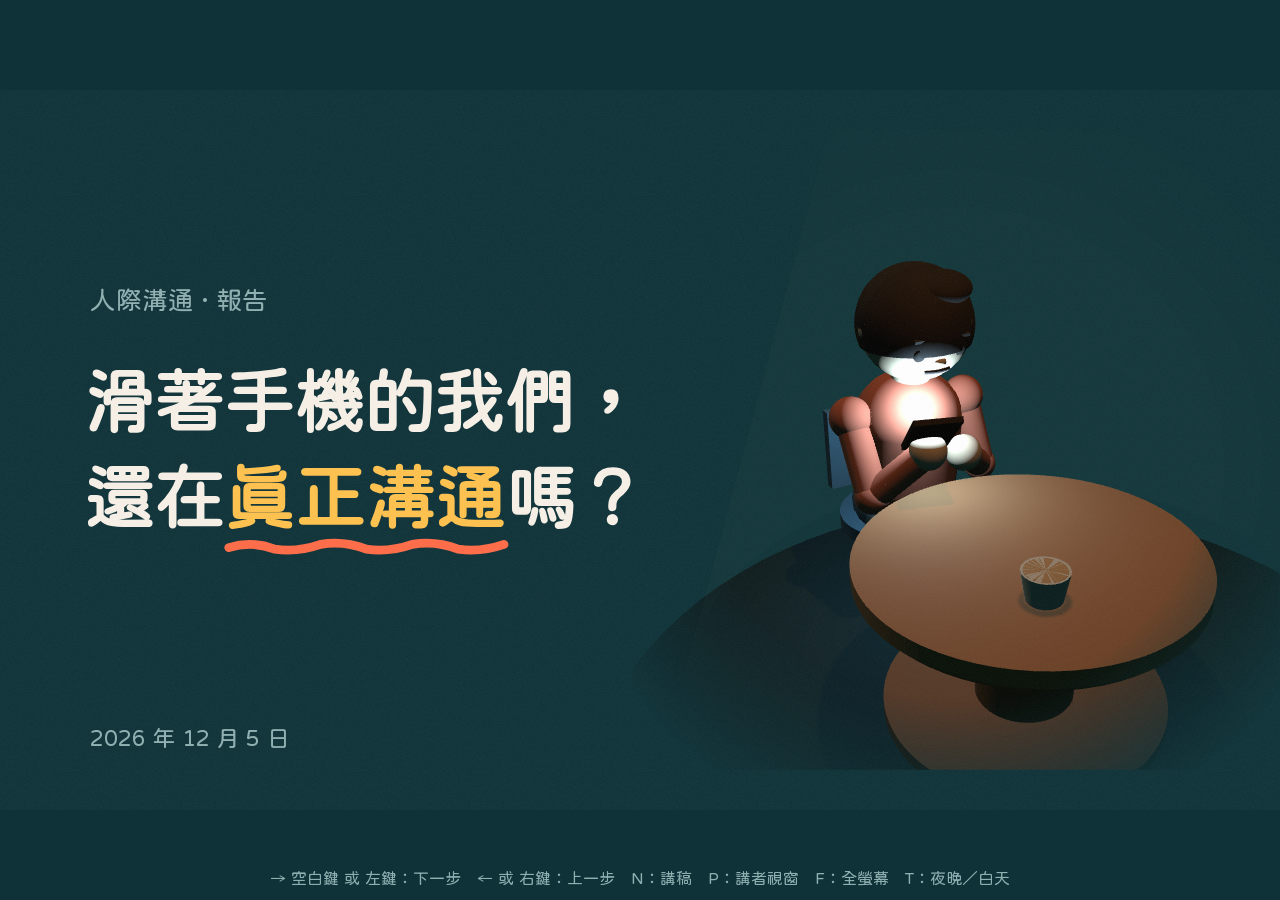
<file: index.html>
<!doctype html>
<html lang="zh-Hant-TW" data-theme="dark">
<head>
<meta charset="utf-8">
<meta name="viewport" content="width=device-width, initial-scale=1, viewport-fit=cover">
<title>滑著手機的我們，還在真正溝通嗎？</title>
<link rel="stylesheet" href="css/deck.css">
<link rel="stylesheet" href="css/panels.css">
</head>
<body class="still">
<div id="stage">
  <svg id="svg" viewBox="0 0 1600 900" aria-label="簡報畫面"><defs></defs></svg>
  <!-- 3D views and HTML panels (phone, banner) are inserted here, below #svgTop -->
  <svg id="svgTop" viewBox="0 0 1600 900" aria-hidden="true"></svg>
</div>
<div id="notes"></div>
<div id="hint">→ 空白鍵 或 左鍵：下一步　← 或 右鍵：上一步　N：講稿　P：講者視窗　F：全螢幕　T：夜晚／白天</div>

<!-- libraries (local copies: works offline, open this file directly) -->
<script src="lib/three.min.js"></script>
<!-- engine and kits -->
<script src="js/engine.js"></script>
<script src="js/three-view.js"></script>
<script src="js/kit2d.js"></script>
<script src="js/chat.js"></script>
<script src="js/kit3d.js"></script>
<!-- editable text -->
<script src="js/content.js"></script>
<!-- speaker notes (generated by tools/make_notes.py) -->
<script src="js/notes.js"></script>
<!-- scenes, in ORDER (js/engine.js) -->
<script src="scenes/title.js"></script>
<script src="scenes/open.js"></script>
<script src="scenes/p1.js"></script>
<script src="scenes/p2.js"></script>
<script src="scenes/p3.js"></script>
<script src="scenes/p4.js"></script>
<script src="scenes/p5.js"></script>
<script src="scenes/end.js"></script>
<script src="scenes/refs.js"></script>
<script>Deck.start();</script>
</body>
</html>
</file>
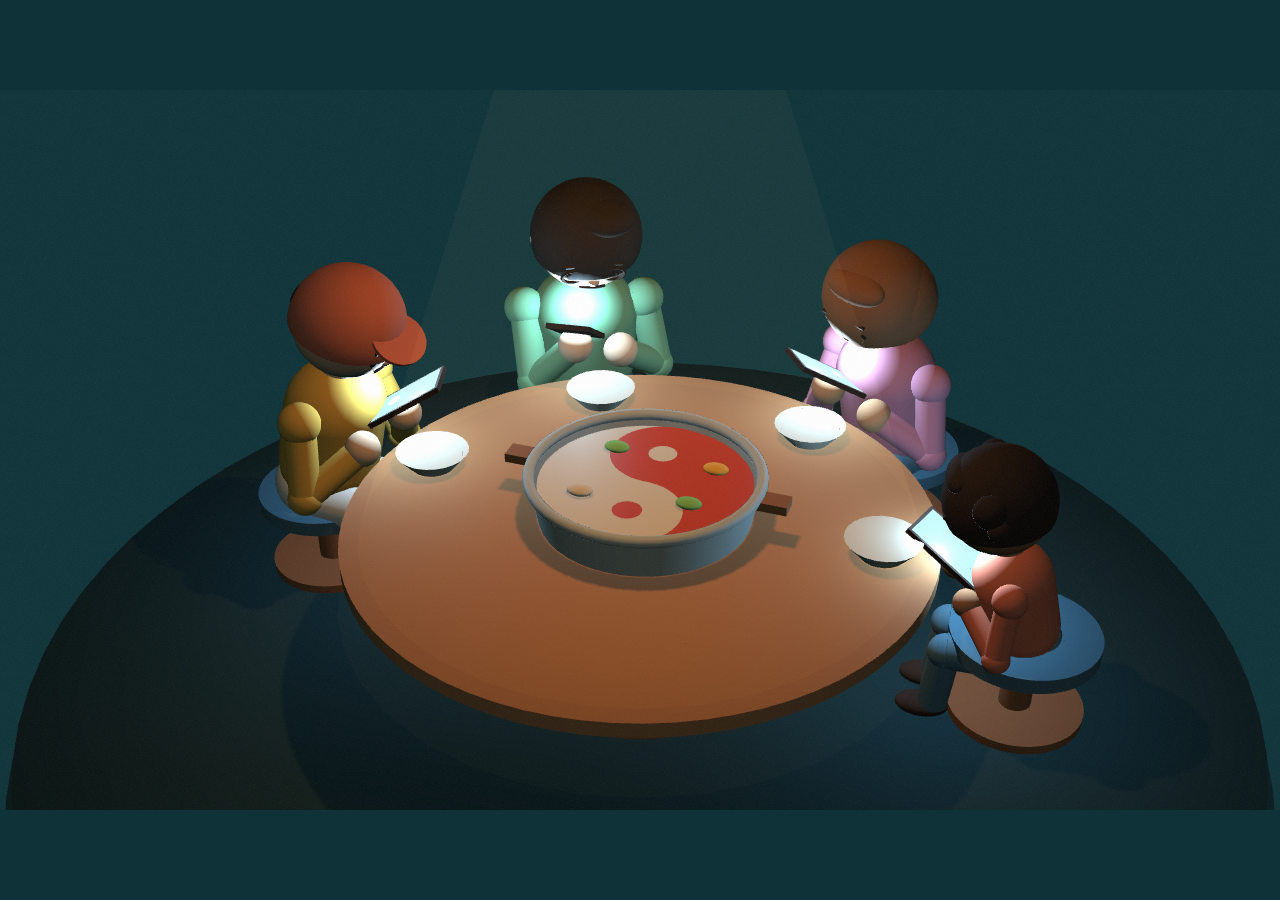
<file: tools/gallery.html>
<!doctype html>
<html lang="zh-Hant-TW" data-theme="dark"><head><meta charset="utf-8"><title>gallery</title>
<link rel="stylesheet" href="../css/deck.css"><link rel="stylesheet" href="../css/panels.css"></head>
<body class="still"><div id="stage"><svg id="svg" viewBox="0 0 1600 900"><defs></defs></svg><svg id="svgTop" viewBox="0 0 1600 900"></svg></div>
<div id="notes"></div><div id="hint"></div>
<script src="../lib/three.min.js"></script><script src="../js/engine.js"></script><script src="../js/three-view.js"></script>
<script src="../js/kit2d.js"></script><script src="../js/chat.js"></script><script src="../js/kit3d.js"></script>
<script src="../js/content.js"></script><script src="../js/notes.js"></script>
<script src="gallery.js"></script>
<script>ORDER.length = 0; ORDER.push('gal'); Deck.start();</script></body></html>
</file>
<file: css/deck.css>
/* =====================================================================
   「冷光與熱湯」：冷色螢幕光 vs. 火鍋的暖。所有顏色都在這裡（包含 3D 用的顏色）。
   夜晚（data-theme="dark"）是預設；按 T 切到白天。
   --screen 只給手機／螢幕／通知／它們發的光；--chili、--mango 是人的溫度（火鍋、燈、笑聲），
   --chili 也標記「小偷」；--leaf 是對話綠與「連結」。
   ===================================================================== */
@font-face{font-family:"Huninn";src:url("../assets/fonts/jf-openhuninn-2.1.ttf") format("truetype");font-weight:100 900;font-style:normal;font-display:block}
:root{
  /* day (T) */
  --bg:#E3EEEA; --paper:#F5F9F7; --ink:#0F343A; --muted:#5A7C7E; --line:#BCD2CD;
  --chili:#E04F2B; --mango:#D48A0C; --screen:#2C86C9; --rose:#D4547A; --leaf:#3E9B4C;
  /* objects: same in both themes */
  --wood:#C98A5B; --wood-dark:#9C6440; --broth:#E0452B; --broth-white:#F1E6D2;
  --skin-1:#F2C9A5; --skin-2:#D9A27A; --skin-3:#B57A55; --hair:#2A1E1A; --lamp:#FFB86B; --poster:#EFE3C8;
  --sticky:#FFE27A; --tea:#D9A66C; --pearl:#2E1D17; --pot:#C4CFD0; --dough:#F6E8D0;
  --cloth-a:#E8795C; --cloth-b:#EDB84A; --cloth-c:#7DB88A; --cloth-d:#D98AA3; --cloth-e:#EDE3D0; --cloth-f:#4C7A93;
  /* the fake chat app */
  --chat-bg:#9BB3D3; --chat-me:#A5E688; --chat-them:#FFFFFF; --chat-ink:#1E1E1E; --chat-meta:#4E5D6C;
  color-scheme:light; box-sizing:border-box;
}
:root[data-theme="dark"]{
  --bg:#0E3238; --paper:#154149; --ink:#F7F1E8; --muted:#8FB0B1; --line:#2B5B62;
  --chili:#FF6B47; --mango:#FFC24D; --screen:#A8DBFF; --rose:#FF9DB0; --leaf:#8FDB7A;
  color-scheme:dark;
}
html,body{height:100%;margin:0;background:var(--bg);overflow:hidden;cursor:default;-webkit-user-select:none;user-select:none}
body{font-family:"Huninn","Microsoft JhengHei","PingFang TC","Noto Sans TC",sans-serif;color:var(--ink)}
#stage{position:absolute;left:50%;top:50%;width:1600px;height:900px;transform-origin:center;background:var(--bg);overflow:hidden}
#svg,#svgTop{position:absolute;inset:0;width:1600px;height:900px;display:block;overflow:visible}
#svgTop{pointer-events:none}
svg text{font-family:inherit}

/* ---- film grain over the whole stage (static noise, no animation) ---- */
#stage::after{content:"";position:absolute;inset:0;pointer-events:none;z-index:50;opacity:.07;
  background-image:url("data:image/svg+xml;utf8,<svg xmlns='http://www.w3.org/2000/svg' width='360' height='360'><filter id='n' x='0' y='0' width='100%' height='100%'><feTurbulence type='fractalNoise' baseFrequency='.85' numOctaves='2' seed='4' stitchTiles='stitch'/><feColorMatrix type='saturate' values='0'/></filter><rect width='100%' height='100%' filter='url(%23n)'/></svg>");
  background-size:360px 360px}
/* the stage clips anything that leaves it (a 3D view or panel never spills over the letterbox) */

/* ---- items: hidden until their beat, then pop in (one click = one beat) ---- */
.o{transition:transform .8s cubic-bezier(.45,.05,.2,1),opacity .5s ease;transform-box:view-box;transform-origin:0 0}
.a{opacity:0;visibility:hidden;transform:translateY(14px) scale(.94);transform-box:fill-box;transform-origin:center;
  transition:opacity .45s ease,transform .6s cubic-bezier(.3,1.35,.5,1),visibility 0s linear .6s}
.a.on{opacity:1;visibility:visible;transform:none;transition:opacity .45s ease,transform .6s cubic-bezier(.3,1.35,.5,1),visibility 0s}
.cell{opacity:0;transition:opacity .35s ease}
.on .cell{opacity:1}
.pop{opacity:0;transform:scale(.3);transform-box:fill-box;transform-origin:center;transition:opacity .25s ease,transform .45s cubic-bezier(.3,1.6,.5,1)}
.on .pop{opacity:1;transform:none}
.a.stamp{transform:scale(1.8) rotate(-4deg);transition:opacity .2s ease,transform .38s cubic-bezier(.5,1.6,.6,1),visibility 0s linear .38s}
.a.stamp.on{transform:none;transition:opacity .2s ease,transform .38s cubic-bezier(.5,1.6,.6,1),visibility 0s}
.a.fade{transform:none}
.a.slide-up{transform:translateY(60px)}
.a.slide-up.on{transform:none}
.a.slide-left{transform:translateX(-90px)}
.a.slide-left.on{transform:none}
.a.slide-right{transform:translateX(90px)}
.a.slide-right.on{transform:none}
.draw{transition:stroke-dashoffset 1.1s ease}
.on .draw{stroke-dashoffset:0!important}
.grow{transform:scaleX(0);transform-box:fill-box;transform-origin:left center;transition:transform .9s cubic-bezier(.3,1,.4,1)}
.on .grow{transform:none}
/* the rider of the MRT map rolls from the previous station to this one (--dx/--dy set per rider) */
.rider{transform:translate(var(--dx0,0px),var(--dy0,0px));transition:transform 1s cubic-bezier(.45,.05,.2,1) .35s}
.on .rider{transform:translate(0,0)}

/* ---- images ---- */
.media{position:absolute;opacity:0;transition:opacity .5s ease,transform .8s cubic-bezier(.45,.05,.2,1);transform-origin:0 0;border-radius:10px;overflow:hidden;pointer-events:none}
.media.on{opacity:1}
.media img{width:100%;height:100%;object-fit:contain;display:block;background:var(--paper)}
.media .ph{position:absolute;inset:0;display:none;align-items:center;justify-content:center;flex-direction:column;gap:10px;
  background:var(--paper);color:var(--muted);font-size:24px;border:3px dashed var(--line);border-radius:10px;text-align:center;padding:20px}
.media .ph b{color:var(--ink);font-size:28px}
.media.missing img{display:none}
.media.missing .ph{display:flex}

/* ---- html panels (chat phone, notification banner) ---- */
.panel{position:absolute;opacity:0;visibility:hidden;transition:opacity .5s ease,visibility 0s linear .5s;pointer-events:none;color:var(--ink)}
.panel.on{opacity:1;visibility:visible;transition:opacity .5s ease,visibility 0s}

/* ---- 3D views (drag to turn the model) ---- */
.view3d{position:absolute;opacity:0;visibility:hidden;transform-origin:0 0;cursor:grab;touch-action:none;
  transition:opacity .5s ease,transform .8s cubic-bezier(.45,.05,.2,1),visibility 0s linear .5s}
.view3d.on{opacity:var(--op,1);visibility:visible;transition:opacity .5s ease,transform .8s cubic-bezier(.45,.05,.2,1),visibility 0s}
.view3d:active{cursor:grabbing}
.view3d canvas{position:absolute;inset:0;width:100%!important;height:100%!important;display:block}
.view3d .nogl{position:absolute;inset:0;display:flex;align-items:center;justify-content:center;text-align:center;
  color:var(--muted);font-size:24px;border:3px dashed var(--line);border-radius:12px;padding:20px}

/* ---- speaker notes (N) and hint ---- */
#notes{position:fixed;left:0;right:0;bottom:0;padding:14px 28px calc(14px + env(safe-area-inset-bottom,0px));
  background:rgba(8,28,32,.92);color:#F7F1E8;font-size:22px;line-height:1.6;display:none;z-index:60}
#notes small{opacity:.6;margin-right:12px}
#hint{position:fixed;left:0;right:0;bottom:calc(14px + env(safe-area-inset-bottom,0px));text-align:center;color:var(--muted);font-size:16px;transition:opacity .4s;pointer-events:none;z-index:55}

/* ---- presenter window (P) ---- */
body.presenter{overflow:auto;-webkit-user-select:text;user-select:text}
#pv{display:flex;flex-direction:column;height:100%;box-sizing:border-box;padding:24px 34px;gap:18px}
#pv header{display:flex;gap:28px;align-items:baseline;font-size:20px;color:var(--muted);border-bottom:2px solid var(--line);padding-bottom:12px}
#pv header b{color:var(--mango);font-size:24px;font-weight:400}
#pv header .grow{flex:1}
#pv #pvTimer{font-family:Consolas,monospace;font-size:28px;color:var(--ink)}
#pv main{flex:1;overflow:auto}
#pv #pvNow{font-size:36px;line-height:1.55;margin:0 0 26px;color:var(--ink)}
#pv .lab{font-size:16px;color:var(--muted);letter-spacing:.1em;margin-bottom:6px}
#pv #pvNext{font-size:24px;line-height:1.5;margin:0;color:var(--muted)}
#pv footer{display:flex;gap:14px}
#pv button{font:inherit;font-size:20px;padding:10px 22px;border-radius:10px;border:2px solid var(--line);background:var(--paper);color:var(--ink);cursor:pointer}
#pv button:hover{border-color:var(--mango)}

/* jump / screenshot mode: no transitions, no animations at all */
.still *{transition:none!important;animation:none!important}
@media (prefers-reduced-motion: reduce){
  .o,.a,.cell,.pop,.draw,.grow,.rider,.media,.view3d,.panel{transition-duration:.01s!important}
}
</file>
<file: css/panels.css>
/* =====================================================================
   HTML panels: the LINE-like phone (js/chat.js), the voice-call screen, the notification banner.
   Inside the phone it is the system UI font (so it reads as a real app); the colours are the --chat-* tokens.
   ===================================================================== */
.chatpanel{--ui:"Microsoft JhengHei UI","Microsoft JhengHei","PingFang TC",sans-serif;font-family:var(--ui)}
.chatpanel .phone{position:absolute;left:0;top:0;width:420px;height:860px;transform-origin:0 0;box-sizing:border-box;padding:12px;
  background:#0A1618;border-radius:60px;box-shadow:7px 8px 0 rgba(3,14,16,.55)}
.chatpanel .scr{position:relative;width:100%;height:100%;border-radius:48px;overflow:hidden;background:#EEF3F9;color:var(--chat-ink);
  display:flex;flex-direction:column}
.chatpanel .sb{flex:none;align-self:stretch;height:50px;display:flex;align-items:center;justify-content:space-between;padding:6px 30px 0 34px;font-size:21px;font-weight:700;color:var(--chat-ink);background:#EEF3F9}
.chatpanel .sbi{display:flex;opacity:.9}
.chatpanel .hd{flex:none;height:74px;display:flex;align-items:center;gap:6px;padding:0 20px 0 14px;background:#EEF3F9;border-bottom:1.5px solid #D5DEE9;color:var(--chat-ink)}
.chatpanel .hb{display:flex}
.chatpanel .hn{flex:1;font-size:27px;font-weight:700;margin-left:6px;white-space:nowrap;overflow:hidden;text-overflow:ellipsis}
.chatpanel .hn i{font-style:normal;font-weight:400;color:var(--chat-meta);margin-left:8px;font-size:22px}
.chatpanel .hi{display:flex;gap:18px;color:var(--chat-meta)}
.chatpanel .body{flex:1;min-height:0;position:relative;overflow:hidden}
.chatpanel .chatbg{background:var(--chat-bg)}
.chatpanel .msgs{position:absolute;left:0;right:0;bottom:0;padding:14px 14px 14px;display:flex;flex-direction:column;justify-content:flex-end;gap:16px}
.chatpanel .inp{flex:none;height:80px;display:flex;align-items:center;gap:12px;padding:0 18px;background:#EEF3F9;border-top:1.5px solid #D5DEE9;color:var(--chat-meta)}
.chatpanel .inp .fld{flex:1;height:44px;border-radius:22px;background:#fff;border:1.5px solid #D5DEE9}
/* messages: hidden until their beat (display:none), then pop in */
.chatpanel .m{display:none;align-items:flex-end;gap:10px}
.chatpanel .m.on{display:flex;animation:msgIn .42s cubic-bezier(.3,1.4,.5,1) both}
@keyframes msgIn{from{opacity:0;transform:translateY(22px) scale(.92)}to{opacity:1;transform:none}}
.chatpanel .m.me{justify-content:flex-end}
.chatpanel .m.them{align-items:flex-start}
.chatpanel .av{flex:none;border-radius:50%;overflow:hidden;display:flex;align-items:center;justify-content:center}
.chatpanel .col{display:flex;flex-direction:column;gap:4px;min-width:0}
.chatpanel .nm{font-size:20px;color:var(--chat-meta);margin-left:4px}
.chatpanel .row{display:flex;align-items:flex-end;gap:8px}
.chatpanel .bub{position:relative;max-width:268px;box-sizing:border-box;padding:12px 18px;border-radius:24px;font-size:26px;line-height:1.35;background:var(--chat-them);color:var(--chat-ink);word-break:break-all}
.chatpanel .m.me .bub{background:var(--chat-me)}
.chatpanel .m.them .bub::before{content:"";position:absolute;left:-7px;top:12px;border:8px solid transparent;border-right-color:var(--chat-them);border-left:0}
.chatpanel .m.me .bub::before{content:"";position:absolute;right:-7px;top:12px;border:8px solid transparent;border-left-color:var(--chat-me);border-right:0}
.chatpanel .stk,.chatpanel .tile{display:flex;line-height:0}
.chatpanel .stk svg{width:84px;height:84px}
.chatpanel .tile svg{width:128px;height:auto}
.chatpanel .tile{border-radius:14px;overflow:hidden;box-shadow:0 0 0 3px #fff}
.chatpanel .bub.art{padding:0;width:236px;overflow:hidden;border-radius:18px}
.chatpanel .art .fwd{font-size:17px;color:var(--chat-meta);padding:8px 14px 0}
.chatpanel .art .atitle{font-size:21px;font-weight:700;padding:0 14px 6px;line-height:1.25}
.chatpanel .art .aimg{height:36px}
.chatpanel .art .alink{display:none;font-size:15px;color:var(--chat-meta);padding:4px 14px 6px}
.chatpanel .tm{position:relative;display:flex;flex-direction:column;align-items:flex-end;font-size:17px;line-height:1.15;color:var(--chat-meta);white-space:nowrap;margin-bottom:2px}
.chatpanel .m.them .tm{align-items:flex-start}
.chatpanel .tm .rd{display:none;font-weight:400;font-size:19px}
.chatpanel .tm.rcpt .rd{display:block;animation:msgIn .35s ease both}
.chatpanel .ring{position:absolute;left:50%;top:50%;margin:-35px 0 0 -60px;pointer-events:none;overflow:visible;
  stroke-dasharray:340;stroke-dashoffset:340;opacity:0;transition:stroke-dashoffset .7s ease,opacity .1s}
.chatpanel .ring.on{stroke-dashoffset:0;opacity:1}
.chatpanel .t2{visibility:hidden}
.chatpanel .dots{display:flex;gap:7px;padding:15px 18px}
.chatpanel .dots i{width:10px;height:10px;border-radius:50%;background:#9AA7B6;display:block}
/* the voice-call screen */
.chatpanel .scr.dark{background:#10242A;color:#F7F1E8}
.chatpanel .scr.dark .sb{background:transparent;color:#F7F1E8}
.chatpanel .scr.call{align-items:center}
.chatpanel .scr.call.warm::before{content:"";position:absolute;left:50%;top:38%;width:760px;height:760px;margin:-380px 0 0 -380px;
  background:radial-gradient(circle,rgba(255,184,107,.5) 0%,rgba(255,184,107,.18) 40%,rgba(255,184,107,0) 68%);pointer-events:none}
.chatpanel .scr.call .body{align-self:stretch;display:flex;flex-direction:column;align-items:center;width:100%}
.chatpanel .ctop{display:flex;align-items:center;gap:10px;margin-top:34px;font-size:27px;color:#F7F1E8}
.chatpanel .cav{margin-top:44px}
.chatpanel .cav .av{box-shadow:0 0 0 12px rgba(247,241,232,.12)}
.chatpanel .cname{margin-top:34px;font-size:46px;font-weight:700}
.chatpanel .cbtns{display:flex;gap:44px;margin-top:84px}
.chatpanel .cbtns span{width:92px;height:92px;border-radius:50%;background:rgba(247,241,232,.14);display:flex;align-items:center;justify-content:center;color:#F7F1E8}
.chatpanel .cend{margin-top:40px}
.chatpanel .cend span{width:104px;height:104px;border-radius:50%;background:#E5483A;display:flex;align-items:center;justify-content:center;color:#fff}
/* notification banner (slides down from above the stage) */
.panel.banner{display:flex;align-items:center;gap:calc(22px*var(--bk,1));box-sizing:border-box;padding:calc(18px*var(--bk,1)) calc(28px*var(--bk,1)) calc(18px*var(--bk,1)) calc(20px*var(--bk,1));border-radius:calc(30px*var(--bk,1));
  background:#F3F6FA;color:#1E1E1E;font-family:"Microsoft JhengHei UI","Microsoft JhengHei","PingFang TC",sans-serif;
  box-shadow:0 calc(7px*var(--bk,1)) 0 rgba(4,16,18,.45);transform:translateY(calc(-190px*var(--bk,1)));transition:transform .55s cubic-bezier(.3,1.25,.5,1),opacity .3s ease,visibility 0s linear .55s}
.panel.banner.on{transform:none;transition:transform .55s cubic-bezier(.3,1.25,.5,1),opacity .3s ease,visibility 0s}
.banner .bi{display:flex;line-height:0}
.banner .bi svg{width:calc(64px*var(--bk,1));height:calc(64px*var(--bk,1))}
.banner .bt{flex:1;display:flex;flex-direction:column;gap:2px;min-width:0}
.banner .bt b{font-size:calc(24px*var(--bk,1));font-weight:700;color:#4E5D6C}
.banner .bt span{font-size:calc(36px*var(--bk,1));line-height:1.25;font-weight:700}
.banner .bm{font-size:calc(22px*var(--bk,1));color:#6B7A89;align-self:flex-start;margin-top:4px}
</file>
